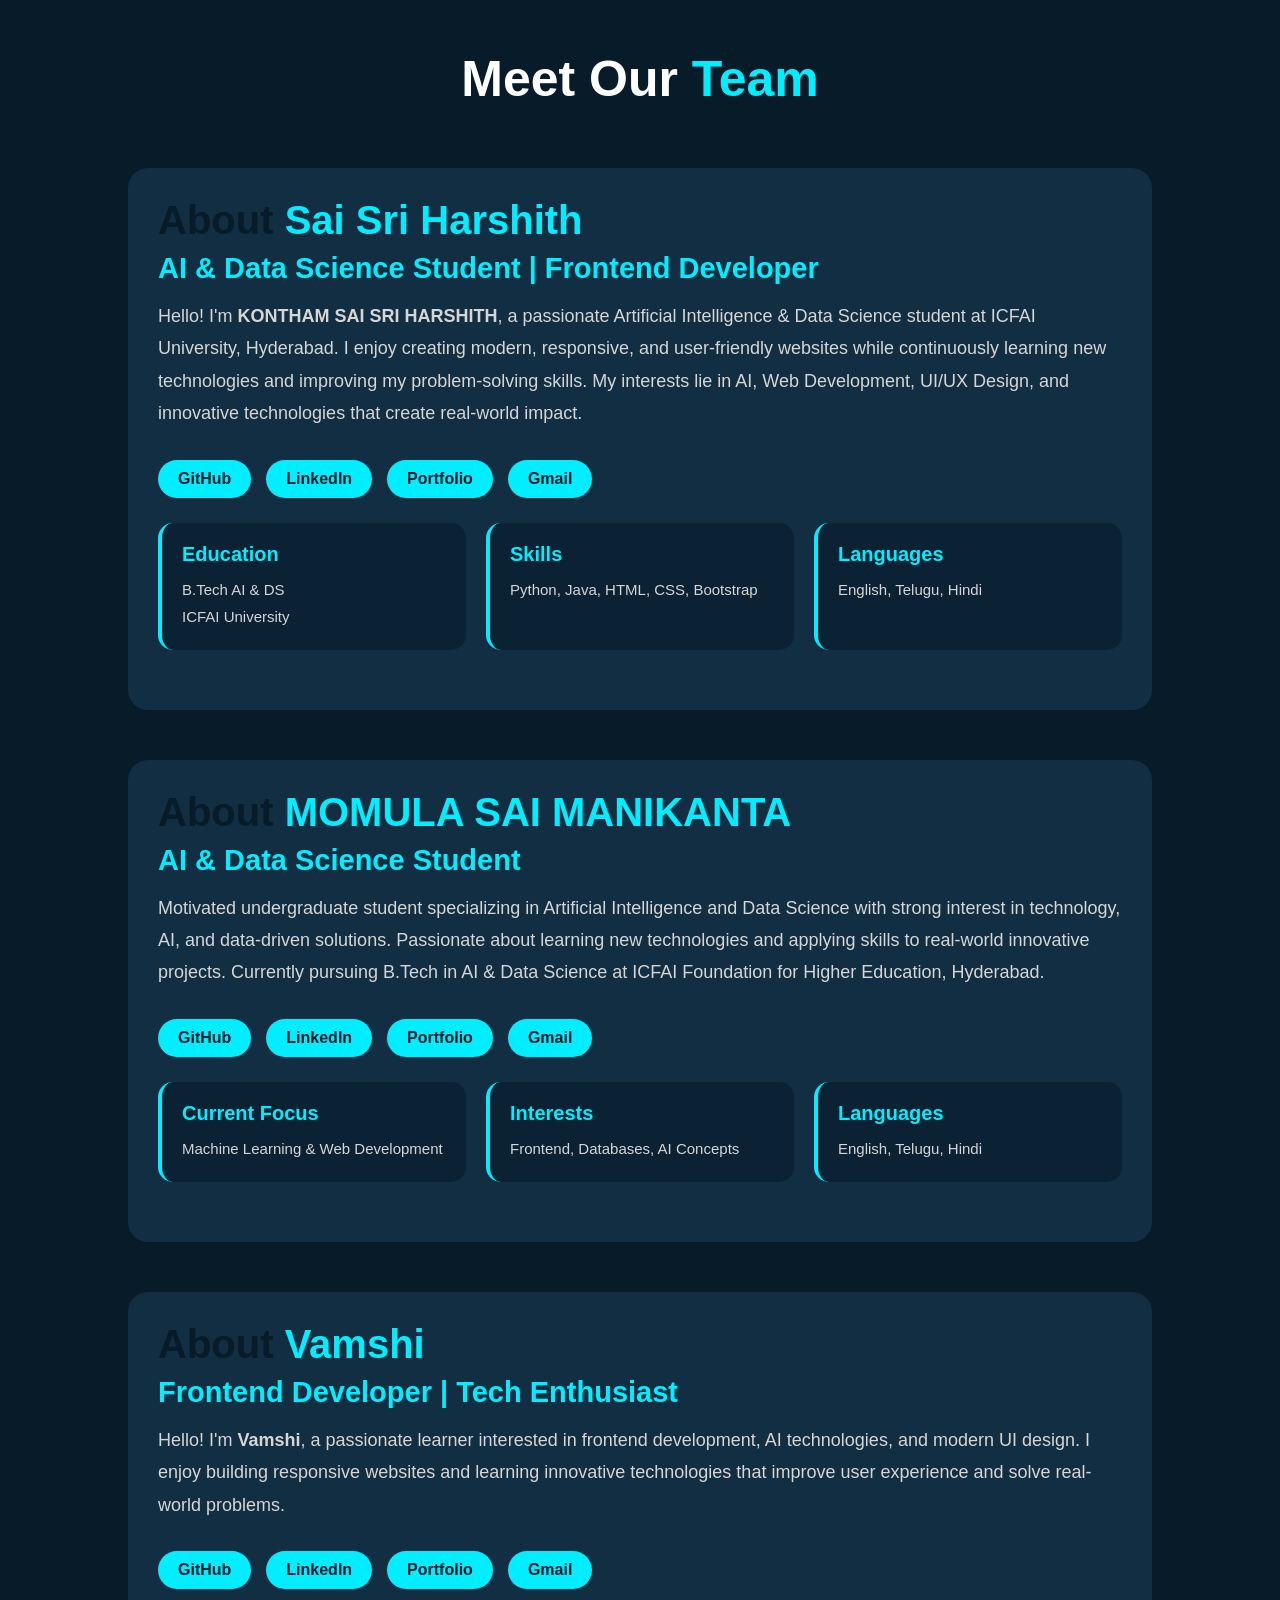
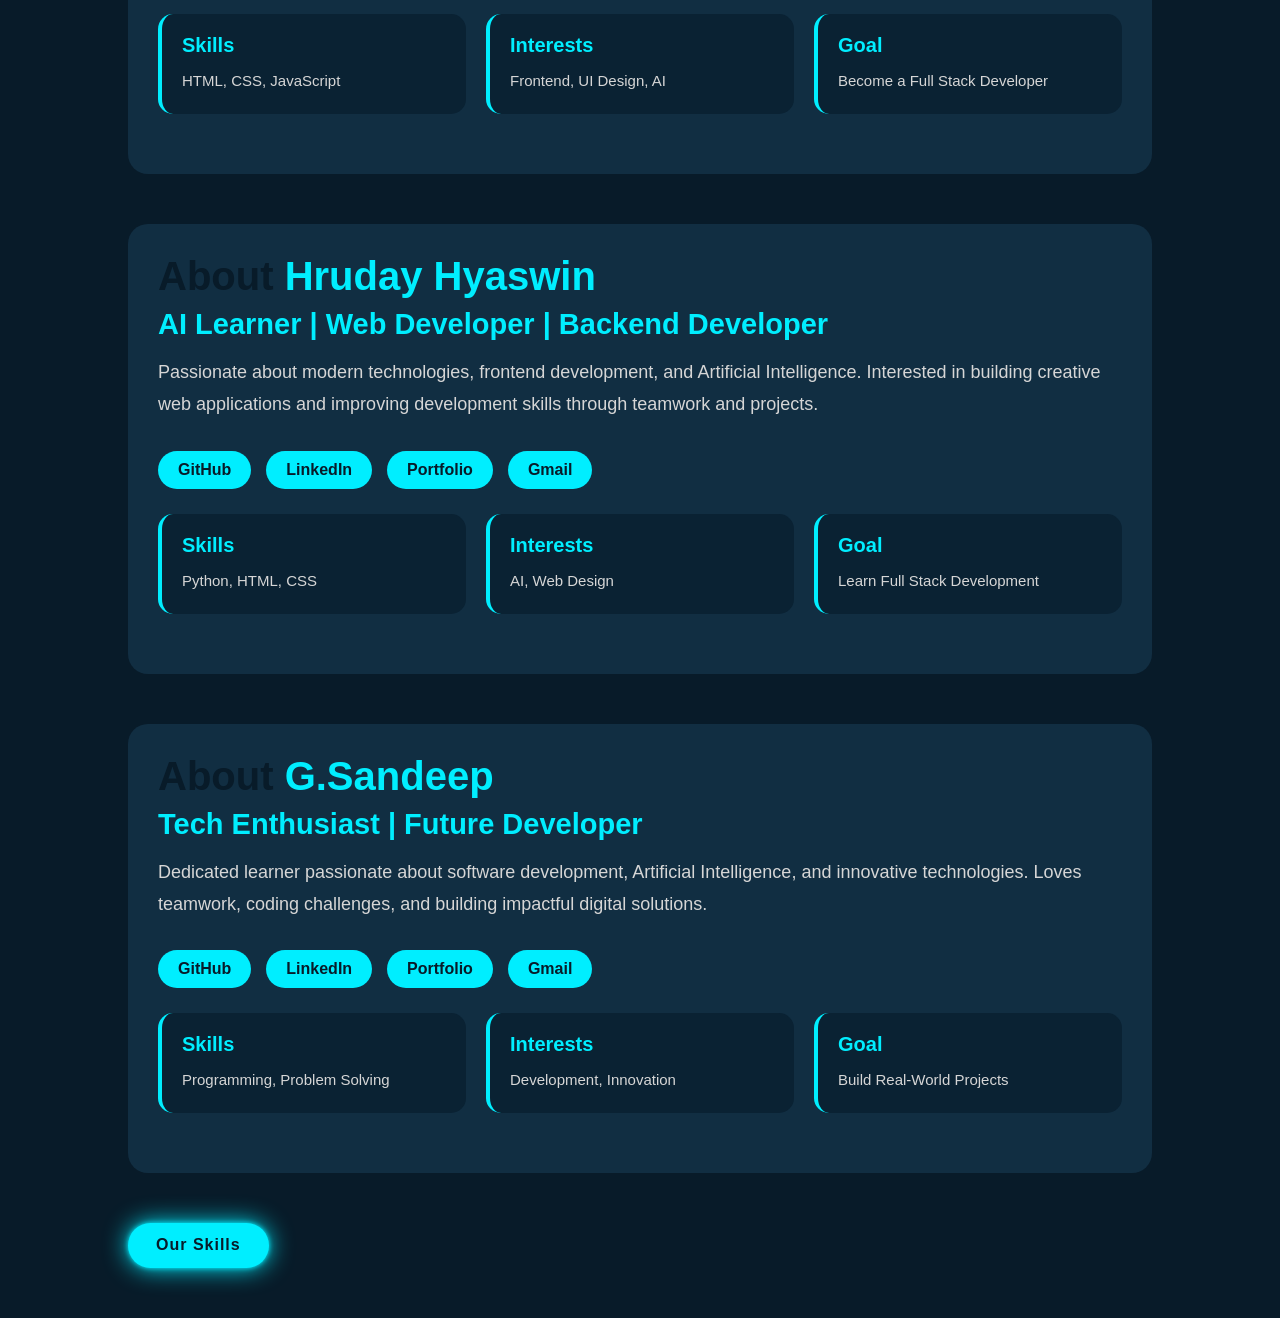
<file: templates/about.html>
<!DOCTYPE html>
<html lang="en">
<head>
    <meta charset="UTF-8">
    <meta name="viewport" content="width=device-width, initial-scale=1.0">
    <title>Our Team</title>

    <link rel="stylesheet" href="stylesheet.css">

    <style>

        body{
            background:#081b29;
            color:white;
            font-family:Arial, Helvetica, sans-serif;
        }

        .team-container{
            padding:50px 10%;
        }

        .heading{
            text-align:center;
            font-size:50px;
            margin-bottom:60px;
        }

        .heading span{
            color:#0ef;
        }

        .about{
            display:flex;
            flex-wrap:wrap;
            gap:40px;
            align-items:center;
            background:#112e42;
            padding:30px;
            border-radius:20px;
            margin-bottom:50px;
            transition:0.3s;
        }

        .about:hover{
            transform:translateY(-5px);
            box-shadow:0 0 20px #0ef;
        }

        .about-img img{
            width:250px;
            height:250px;
            object-fit:cover;
            border-radius:20px;
            border:4px solid #0ef;
        }

        .about-content{
            flex:1;
        }

        .about-content h2{
            font-size:40px;
            margin-bottom:10px;
        }

        .about-content h2 span{
            color:#0ef;
        }

        .about-content h4{
            color:#0ef;
            margin-bottom:15px;
        }

        .about-content p{
            line-height:1.8;
            color:#d6d6d6;
        }

        .social-links{
            margin-top:20px;
            display:flex;
            gap:15px;
            flex-wrap:wrap;
        }

        .social-links a{
            text-decoration:none;
            padding:10px 20px;
            border-radius:30px;
            background:#0ef;
            color:#081b29;
            font-weight:bold;
            transition:0.3s;
        }

        .social-links a:hover{
            box-shadow:0 0 15px #0ef;
            transform:translateY(-3px);
        }

        .about-info{
            display:grid;
            grid-template-columns:repeat(auto-fit,minmax(200px,1fr));
            gap:20px;
            margin-top:25px;
        }

        .info-box{
            background:#0a2233;
            padding:20px;
            border-radius:15px;
        }

        .info-box h5{
            color:#0ef;
            margin-bottom:10px;
        }

    </style>

</head>

<body>

<div class="team-container">

    <h1 class="heading">
        Meet Our <span>Team</span>
    </h1>

    <!-- MEMBER 1 -->

    <section class="about">

        <!-- <div class="about-img">
            <img src="https://media.licdn.com/dms/image/v2/D4D03AQFXeVvyC7tt0g/profile-displayphoto-crop_800_800/B4DZrQmya2IAAI-/0/1764436422904?e=1781136000&v=beta&t=477qju6nKqURJdQWneIxbQoy7bV3Ylf8SMtGtIjzBr8" alt="Harshith">
        </div> -->

        <div class="about-content">

            <h2>About <span>Sai Sri Harshith</span></h2>

            <h4>AI & Data Science Student | Frontend Developer</h4>

            <p>
                Hello! I'm <b>KONTHAM SAI SRI HARSHITH</b>, a passionate
                Artificial Intelligence & Data Science student at ICFAI University,
                Hyderabad.

                I enjoy creating modern, responsive, and user-friendly websites
                while continuously learning new technologies and improving my
                problem-solving skills.

                My interests lie in AI, Web Development, UI/UX Design, and
                innovative technologies that create real-world impact.
            </p>

            <div class="social-links">

                <a href="https://github.com/saisriharshith" target="_blank">
                    GitHub
                </a>

                <a href="https://linkedin.com/in/kontham-saisriharshith-286822322" target="_blank">
                    LinkedIn
                </a>

                <a href="https://saisriharshith-portfolio.netlify.app" target="_blank">
                    Portfolio
                </a>

                <a href="mailto:konthamsaisriharshith99@gmail.com">
                    Gmail
                </a>

            </div>

            <div class="about-info">

                <div class="info-box">
                    <h5>Education</h5>
                    <p>B.Tech AI & DS <br> ICFAI University</p>
                </div>

                <div class="info-box">
                    <h5>Skills</h5>
                    <p>Python, Java, HTML, CSS, Bootstrap</p>
                </div>

                <div class="info-box">
                    <h5>Languages</h5>
                    <p>English, Telugu, Hindi</p>
                </div>

            </div>

        </div>

    </section>

    <!-- MEMBER 2 -->

    <section class="about">

        <!-- <div class="about-img">
            <img src="YOUR_IMAGE_LINK" alt="Manikantha">
        </div> -->

        <div class="about-content">

            <h2>About <span>MOMULA SAI MANIKANTA</span></h2>

            <h4>AI & Data Science Student</h4>

            <p>
                Motivated undergraduate student specializing in Artificial
                Intelligence and Data Science with strong interest in
                technology, AI, and data-driven solutions.

                Passionate about learning new technologies and applying
                skills to real-world innovative projects.

                Currently pursuing B.Tech in AI & Data Science at
                ICFAI Foundation for Higher Education, Hyderabad.
            </p>

            <div class="social-links">

                <a href="https://github.com/momulasaimanikanta6-glitch" >
                    GitHub
                </a>

                <a href="https://www.linkedin.com/in/momula-saimanikanta-163290235?utm_source=share_via&utm_content=profile&utm_medium=member_android" target="_blank">
                    LinkedIn
                </a>

                <a href="https://funny-marshmallow-357ab3.netlify.app" target="_blank">
                    Portfolio
                </a>

                <a href="mailto:momulasaimanikanta6@gmail.com">
                    Gmail
                </a>

            </div>

            <div class="about-info">

                <div class="info-box">
                    <h5>Current Focus</h5>
                    <p>Machine Learning & Web Development</p>
                </div>

                <div class="info-box">
                    <h5>Interests</h5>
                    <p>Frontend, Databases, AI Concepts</p>
                </div>

                <div class="info-box">
                    <h5>Languages</h5>
                    <p>English, Telugu, Hindi</p>
                </div>

            </div>

        </div>

    </section>

    <!-- MEMBER 3 -->

    <section class="about">

        <!-- <div class="about-img">
            <img src="YOUR_IMAGE_LINK" alt="Vamshi">
        </div> -->

        <div class="about-content">

            <h2>About <span>Vamshi</span></h2>

            <h4>Frontend Developer | Tech Enthusiast</h4>

            <p>
                Hello! I'm <b>Vamshi</b>, a passionate learner interested
                in frontend development, AI technologies, and modern UI design.

                I enjoy building responsive websites and learning
                innovative technologies that improve user experience
                and solve real-world problems.
            </p>

            <div class="social-links">

                <a href="https://github.com/tulasivamshi">GitHub</a>

                <a href="https://www.linkedin.com/in/tulasi-vamshi71b252411?utm_source=share_via&utm_content=profile&utm_medium=member_android">LinkedIn</a>

                <a href="https://stately-torrone-959a1c.netlify.app">Portfolio</a>

                <a href="mailto:vamshitulasi2@gmail.com
">Gmail</a>

            </div>

            <div class="about-info">

                <div class="info-box">
                    <h5>Skills</h5>
                    <p>HTML, CSS, JavaScript</p>
                </div>

                <div class="info-box">
                    <h5>Interests</h5>
                    <p>Frontend, UI Design, AI</p>
                </div>

                <div class="info-box">
                    <h5>Goal</h5>
                    <p>Become a Full Stack Developer</p>
                </div>

            </div>

        </div>

    </section>

    <!-- MEMBER 4 -->

    <section class="about">

        <!-- <div class="about-img">
            <img src="YOUR_IMAGE_LINK" alt="Member 4">
        </div> -->

        <div class="about-content">

            <h2>About <span>Hruday Hyaswin</span></h2>

            <h4>AI Learner | Web Developer | Backend Developer</h4>

            <p>
                Passionate about modern technologies, frontend development,
                and Artificial Intelligence.

                Interested in building creative web applications and
                improving development skills through teamwork and projects.
            </p>

            <div class="social-links">

                <a href="https://github.com/hrudayhyaswin-ux">GitHub</a>

                <a href="https://www.linkedin.com/in/ksv-hruday-hyaswin-86a04a349?utm_source=share_via&utm_content=profile&utm_medium=member_ios">LinkedIn</a>

                <a href="https://dapper-snickerdoodle-6694e5.netlify.app">Portfolio</a>

                <a href="mailto:hrudayhyaswin@gmail.com">Gmail</a>

            </div>

            <div class="about-info">

                <div class="info-box">
                    <h5>Skills</h5>
                    <p>Python, HTML, CSS</p>
                </div>

                <div class="info-box">
                    <h5>Interests</h5>
                    <p>AI, Web Design</p>
                </div>

                <div class="info-box">
                    <h5>Goal</h5>
                    <p>Learn Full Stack Development</p>
                </div>

            </div>

        </div>

    </section>

    <!-- MEMBER 5 -->

    <section class="about">

       

        <div class="about-content">

            <h2>About <span>G.Sandeep</span></h2>

            <h4>Tech Enthusiast | Future Developer</h4>

            <p>
                Dedicated learner passionate about software development,
                Artificial Intelligence, and innovative technologies.

                Loves teamwork, coding challenges, and building
                impactful digital solutions.
            </p>

            <div class="social-links">

                <a href="https://github.com/Sandxx999">GitHub</a>

                <a href="https://www.linkedin.com/in/sandeep-gadde-999770abc?utm_source=share_via&utm_content=profile&utm_medium=member_android">LinkedIn</a>

                <a href="https://inspiring-bubblegum-d2bc32.netlify.app/">Portfolio</a>

                <a href="mailto:sandeepgadde11@gmail.com">Gmail</a>

            </div>

            <div class="about-info">

                <div class="info-box">
                    <h5>Skills</h5>
                    <p>Programming, Problem Solving</p>
                </div>

                <div class="info-box">
                    <h5>Interests</h5>
                    <p>Development, Innovation</p>
                </div>

                <div class="info-box">
                    <h5>Goal</h5>
                    <p>Build Real-World Projects</p>
                </div>

            </div>

        </div>

    </section>
    <a href="skills.html" class="btn-box">
        Our Skills
    </a>

</div>

</body>
</html>
</file>
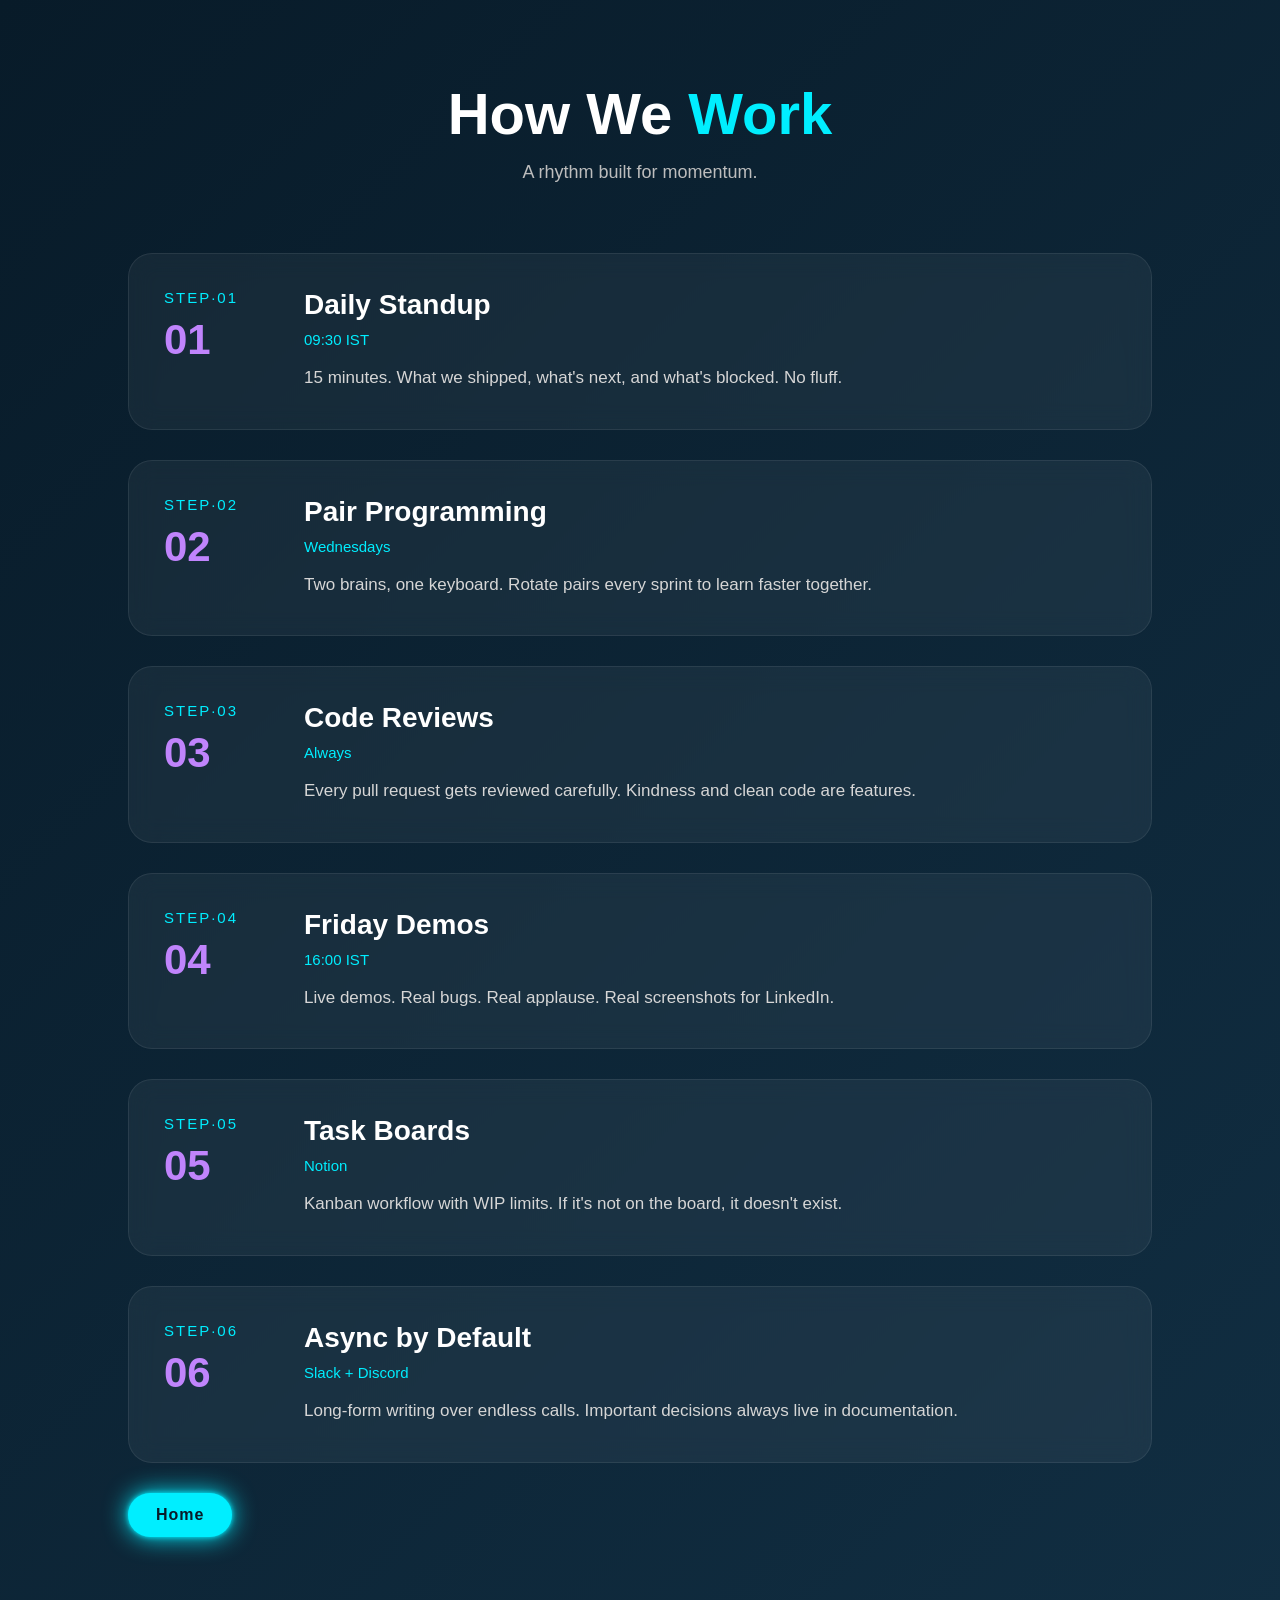
<file: templates/contact.html>
<!DOCTYPE html>
<html lang="en">

<head>
    <meta charset="UTF-8">
    <meta name="viewport" content="width=device-width, initial-scale=1.0">
    <title>Team Workflow</title>
<link rel="stylesheet" href="stylesheet.css">
    <style>
        * {
            margin: 0;
            padding: 0;
            box-sizing: border-box;
            font-family: 'Poppins', sans-serif;
        }

        body {
            background: linear-gradient(135deg, #081b29, #112e42);
            color: white;
            min-height: 100vh;
            padding: 80px 10%;
        }

        .workflow-section {
            width: 100%;
        }

        .section-title {
            text-align: center;
            font-size: 58px;
            margin-bottom: 15px;
            font-weight: 700;
        }

        .section-title span {
            color: #0ef;
        }

        .section-subtitle {
            text-align: center;
            color: #bdbdbd;
            font-size: 18px;
            margin-bottom: 70px;
        }

        .workflow-container {
            display: grid;
            gap: 30px;
        }

        .workflow-card {
            display: flex;
            gap: 30px;
            align-items: flex-start;
            padding: 35px;
            border-radius: 24px;
            background: rgba(255, 255, 255, 0.05);
            backdrop-filter: blur(12px);
            border: 1px solid rgba(255, 255, 255, 0.08);
            transition: 0.4s ease;
        }

        .workflow-card:hover {
            transform: translateY(-8px);
            box-shadow: 0 0 25px rgba(0, 238, 255, 0.2);
        }

        .step-box {
            min-width: 110px;
        }

        .step-text {
            color: #0ef;
            font-size: 15px;
            letter-spacing: 2px;
            margin-bottom: 10px;
            text-transform: uppercase;
        }

        .step-number {
            font-size: 42px;
            font-weight: 700;
            color: #c084fc;
        }

        .workflow-content h2 {
            font-size: 28px;
            margin-bottom: 10px;
        }

        .workflow-time {
            color: #0ef;
            font-size: 15px;
            margin-bottom: 15px;
            display: inline-block;
        }

        .workflow-content p {
            color: #d6d6d6;
            line-height: 1.8;
            font-size: 17px;
        }

        @media(max-width:768px) {

            body {
                padding: 60px 6%;
            }

            .section-title {
                font-size: 40px;
            }

            .workflow-card {
                flex-direction: column;
                gap: 20px;
                padding: 25px;
            }

            .step-box {
                min-width: auto;
            }

            .workflow-content h2 {
                font-size: 23px;
            }

            .workflow-content p {
                font-size: 15px;
            }
        }
    </style>
</head>

<body>

    <section class="workflow-section">

        <h1 class="section-title">
            How We <span>Work</span>
        </h1>

        <p class="section-subtitle">
            A rhythm built for momentum.
        </p>

        <div class="workflow-container">

            <!-- STEP 01 -->
            <div class="workflow-card">

                <div class="step-box">
                    <div class="step-text">step·01</div>
                    <div class="step-number">01</div>
                </div>

                <div class="workflow-content">
                    <h2>Daily Standup</h2>
                    <span class="workflow-time">09:30 IST</span>

                    <p>
                        15 minutes. What we shipped, what's next,
                        and what's blocked. No fluff.
                    </p>
                </div>

            </div>

            <!-- STEP 02 -->
            <div class="workflow-card">

                <div class="step-box">
                    <div class="step-text">step·02</div>
                    <div class="step-number">02</div>
                </div>

                <div class="workflow-content">
                    <h2>Pair Programming</h2>
                    <span class="workflow-time">Wednesdays</span>

                    <p>
                        Two brains, one keyboard.
                        Rotate pairs every sprint to learn faster together.
                    </p>
                </div>

            </div>

            <!-- STEP 03 -->
            <div class="workflow-card">

                <div class="step-box">
                    <div class="step-text">step·03</div>
                    <div class="step-number">03</div>
                </div>

                <div class="workflow-content">
                    <h2>Code Reviews</h2>
                    <span class="workflow-time">Always</span>

                    <p>
                        Every pull request gets reviewed carefully.
                        Kindness and clean code are features.
                    </p>
                </div>

            </div>

            <!-- STEP 04 -->
            <div class="workflow-card">

                <div class="step-box">
                    <div class="step-text">step·04</div>
                    <div class="step-number">04</div>
                </div>

                <div class="workflow-content">
                    <h2>Friday Demos</h2>
                    <span class="workflow-time">16:00 IST</span>

                    <p>
                        Live demos. Real bugs. Real applause.
                        Real screenshots for LinkedIn.
                    </p>
                </div>

            </div>

            <!-- STEP 05 -->
            <div class="workflow-card">

                <div class="step-box">
                    <div class="step-text">step·05</div>
                    <div class="step-number">05</div>
                </div>

                <div class="workflow-content">
                    <h2>Task Boards</h2>
                    <span class="workflow-time">Notion</span>

                    <p>
                        Kanban workflow with WIP limits.
                        If it's not on the board, it doesn't exist.
                    </p>
                </div>

            </div>

            <!-- STEP 06 -->
            <div class="workflow-card">

                <div class="step-box">
                    <div class="step-text">step·06</div>
                    <div class="step-number">06</div>
                </div>

                <div class="workflow-content">
                    <h2>Async by Default</h2>
                    <span class="workflow-time">Slack + Discord</span>

                    <p>
                        Long-form writing over endless calls.
                        Important decisions always live in documentation.
                    </p>
                </div>

            </div>
<a href="index.html" class="btn-box">
        Home
    </a>
        </div>

    </section>

</body>

</html>
</file>
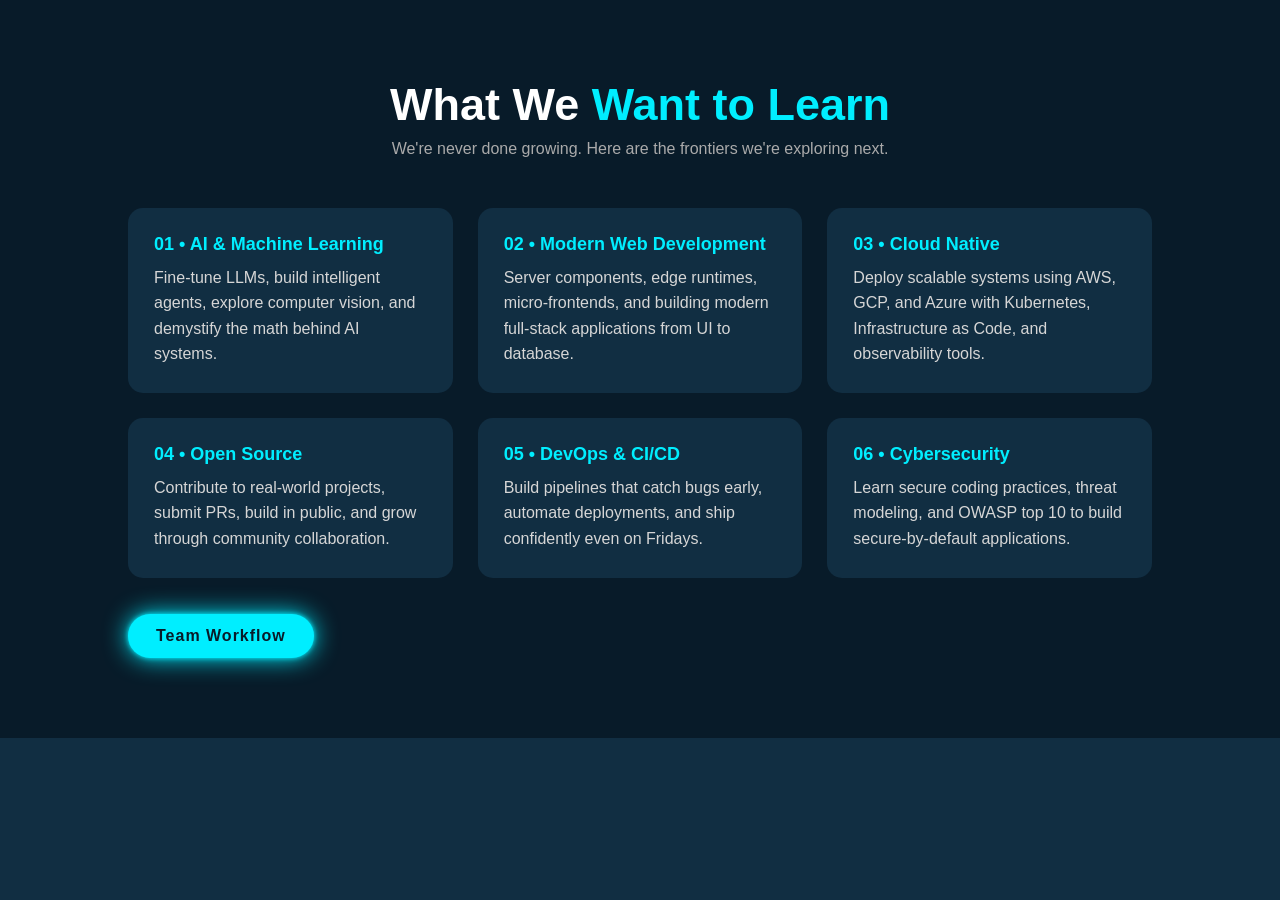
<file: templates/project.html>
<!DOCTYPE html>
<html lang="en">

<head>
    <meta charset="UTF-8">
    <meta name="viewport" content="width=device-width, initial-scale=1.0">
    <title>What We Want to Learn</title>

    <link rel="stylesheet" href="stylesheet.css">

    <!-- Boxicons -->
    <link href='https://unpkg.com/boxicons@2.1.4/css/boxicons.min.css' rel='stylesheet'>


</head>

<body>

<section class="projects" id="learn">

    <div class="main-text">
        <h2>What We <span>Want to Learn</span></h2>
        <p class="subtitle">
            We're never done growing. Here are the frontiers we're exploring next.
        </p>
    </div>

    <div class="portfolio-content">

        <!-- 1 -->
        <div class="row">
            <div class="layer">
                <h5>01 • AI & Machine Learning</h5>
                <p>
                    Fine-tune LLMs, build intelligent agents, explore computer vision,
                    and demystify the math behind AI systems.
                </p>
            </div>
        </div>

        <!-- 2 -->
        <div class="row">
            <div class="layer">
                <h5>02 • Modern Web Development</h5>
                <p>
                    Server components, edge runtimes, micro-frontends, and building
                    modern full-stack applications from UI to database.
                </p>
            </div>
        </div>

        <!-- 3 -->
        <div class="row">
            <div class="layer">
                <h5>03 • Cloud Native</h5>
                <p>
                    Deploy scalable systems using AWS, GCP, and Azure with Kubernetes,
                    Infrastructure as Code, and observability tools.
                </p>
            </div>
        </div>

        <!-- 4 -->
        <div class="row">
            <div class="layer">
                <h5>04 • Open Source</h5>
                <p>
                    Contribute to real-world projects, submit PRs, build in public,
                    and grow through community collaboration.
                </p>
            </div>
        </div>

        <!-- 5 -->
        <div class="row">
            <div class="layer">
                <h5>05 • DevOps & CI/CD</h5>
                <p>
                    Build pipelines that catch bugs early, automate deployments,
                    and ship confidently even on Fridays.
                </p>
            </div>
        </div>

        <!-- 6 -->
        <div class="row">
            <div class="layer">
                <h5>06 • Cybersecurity</h5>
                <p>
                    Learn secure coding practices, threat modeling, and OWASP top 10
                    to build secure-by-default applications.
                </p>
            </div>
        </div>

    </div>
    <a href="contact.html" class="btn-box">
        Team Workflow
    </a>

</section>

</body>
</html>
</file>
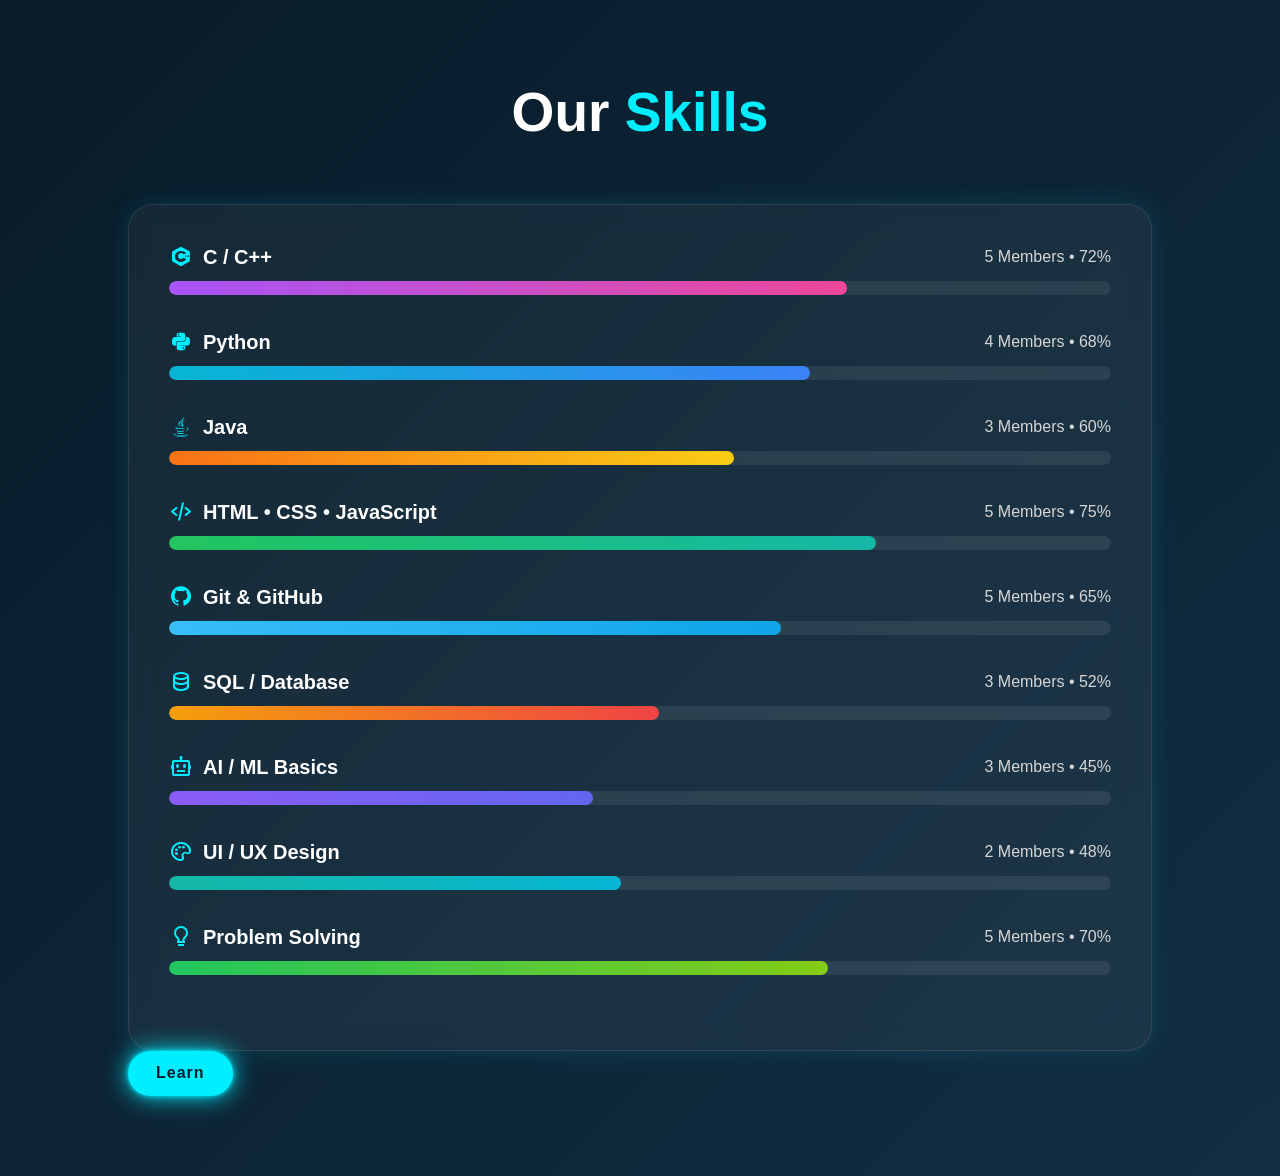
<file: templates/skills.html>
<!DOCTYPE html>
<html lang="en">

<head>
    <meta charset="UTF-8">
    <meta name="viewport" content="width=device-width, initial-scale=1.0">

    <title>Team Skills</title>

    <!-- BOX ICONS -->
    <link href='https://unpkg.com/boxicons@2.1.4/css/boxicons.min.css' rel='stylesheet'>
    <link rel="stylesheet" href="stylesheet.css">

    <style>
        * {
            margin: 0;
            padding: 0;
            box-sizing: border-box;
            font-family: 'Poppins', sans-serif;
        }

        body {
            background: linear-gradient(135deg, #081b29, #112e42);
            color: white;
            min-height: 100vh;
            padding: 80px 10%;
        }

        .skills-section {
            width: 100%;
        }

        .section-title {
            text-align: center;
            font-size: 55px;
            margin-bottom: 60px;
            font-weight: 700;
        }

        .section-title span {
            color: #0ef;
        }

        .skills-container {
            background: rgba(255, 255, 255, 0.05);
            padding: 40px;
            border-radius: 25px;
            backdrop-filter: blur(12px);
            border: 1px solid rgba(255, 255, 255, 0.1);
            box-shadow: 0 0 25px rgba(0, 238, 255, 0.12);
        }

        .skill-box {
            margin-bottom: 35px;
        }

        .skill-info {
            display: flex;
            justify-content: space-between;
            align-items: center;
            margin-bottom: 12px;
            flex-wrap: wrap;
            gap: 10px;
        }

        .skill-name {
            display: flex;
            align-items: center;
            gap: 10px;
            font-size: 20px;
            font-weight: 600;
        }

        .skill-name i {
            font-size: 24px;
            color: #0ef;
        }

        .skill-percent {
            font-size: 16px;
            color: #d6d6d6;
        }

        .skill-bar {
            width: 100%;
            height: 14px;
            background: rgba(255, 255, 255, 0.08);
            border-radius: 50px;
            overflow: hidden;
            position: relative;
        }

        .skill-progress {
            height: 100%;
            border-radius: 50px;
            position: relative;
            animation: load 2s ease;
        }

        .cpp {
            width: 72%;
            background: linear-gradient(to right, #a855f7, #ec4899);
        }

        .python {
            width: 68%;
            background: linear-gradient(to right, #06b6d4, #3b82f6);
        }

        .java {
            width: 60%;
            background: linear-gradient(to right, #f97316, #facc15);
        }

        .web {
            width: 75%;
            background: linear-gradient(to right, #22c55e, #14b8a6);
        }

        .dsa {
            width: 58%;
            background: linear-gradient(to right, #fb7185, #c084fc);
        }

        .git {
            width: 65%;
            background: linear-gradient(to right, #38bdf8, #0ea5e9);
        }

        .sql {
            width: 52%;
            background: linear-gradient(to right, #f59e0b, #ef4444);
        }

        .aiml {
            width: 45%;
            background: linear-gradient(to right, #8b5cf6, #6366f1);
        }

        .uiux {
            width: 48%;
            background: linear-gradient(to right, #14b8a6, #06b6d4);
        }

        .problem {
            width: 70%;
            background: linear-gradient(to right, #22c55e, #84cc16);
        }

        @keyframes load {
            from {
                width: 0;
            }
        }

        @media(max-width:768px) {

            body {
                padding: 60px 6%;
            }

            .section-title {
                font-size: 40px;
            }

            .skills-container {
                padding: 25px;
            }

            .skill-name {
                font-size: 17px;
            }

            .skill-percent {
                font-size: 14px;
            }
        }
    </style>
</head>

<body>

    <section class="skills-section">

        <h1 class="section-title">Our <span>Skills</span></h1>

        <div class="skills-container">

            <!-- C++ -->
            <div class="skill-box">
                <div class="skill-info">
                    <div class="skill-name">
                        <i class='bx bxl-c-plus-plus'></i>
                        C / C++
                    </div>
                    <div class="skill-percent">5 Members • 72%</div>
                </div>

                <div class="skill-bar">
                    <div class="skill-progress cpp"></div>
                </div>
            </div>

            <!-- Python -->
            <div class="skill-box">
                <div class="skill-info">
                    <div class="skill-name">
                        <i class='bx bxl-python'></i>
                        Python
                    </div>
                    <div class="skill-percent">4 Members • 68%</div>
                </div>

                <div class="skill-bar">
                    <div class="skill-progress python"></div>
                </div>
            </div>

            <!-- Java -->
            <div class="skill-box">
                <div class="skill-info">
                    <div class="skill-name">
                        <i class='bx bxl-java'></i>
                        Java
                    </div>
                    <div class="skill-percent">3 Members • 60%</div>
                </div>

                <div class="skill-bar">
                    <div class="skill-progress java"></div>
                </div>
            </div>

            <!-- Web Dev -->
            <div class="skill-box">
                <div class="skill-info">
                    <div class="skill-name">
                        <i class='bx bx-code-alt'></i>
                        HTML • CSS • JavaScript
                    </div>
                    <div class="skill-percent">5 Members • 75%</div>
                </div>

                <div class="skill-bar">
                    <div class="skill-progress web"></div>
                </div>
            </div>

            

            <!-- Git -->
            <div class="skill-box">
                <div class="skill-info">
                    <div class="skill-name">
                        <i class='bx bxl-github'></i>
                        Git & GitHub
                    </div>
                    <div class="skill-percent">5 Members • 65%</div>
                </div>

                <div class="skill-bar">
                    <div class="skill-progress git"></div>
                </div>
            </div>

            <!-- SQL -->
            <div class="skill-box">
                <div class="skill-info">
                    <div class="skill-name">
                        <i class='bx bx-data'></i>
                        SQL / Database
                    </div>
                    <div class="skill-percent">3 Members • 52%</div>
                </div>

                <div class="skill-bar">
                    <div class="skill-progress sql"></div>
                </div>
            </div>

            <!-- AI ML -->
            <div class="skill-box">
                <div class="skill-info">
                    <div class="skill-name">
                        <i class='bx bx-bot'></i>
                        AI / ML Basics
                    </div>
                    <div class="skill-percent">3 Members • 45%</div>
                </div>

                <div class="skill-bar">
                    <div class="skill-progress aiml"></div>
                </div>
            </div>

            <!-- UI UX -->
            <div class="skill-box">
                <div class="skill-info">
                    <div class="skill-name">
                        <i class='bx bx-palette'></i>
                        UI / UX Design
                    </div>
                    <div class="skill-percent">2 Members • 48%</div>
                </div>

                <div class="skill-bar">
                    <div class="skill-progress uiux"></div>
                </div>
            </div>

            <!-- Problem Solving -->
            <div class="skill-box">
                <div class="skill-info">
                    <div class="skill-name">
                        <i class='bx bx-bulb'></i>
                        Problem Solving
                    </div>
                    <div class="skill-percent">5 Members • 70%</div>
                </div>

                <div class="skill-bar">
                    <div class="skill-progress problem"></div>
                </div>
            </div>

        </div>
<a href="project.html" class="btn-box">
        Learn
    </a>
    </section>

</body>

</html>
</file>
<file: templates/stylesheet.css>
* {
    margin: 0;
    padding: 0;
    box-sizing: border-box;
    font-family: 'Poppins', sans-serif;
}

html {
    scroll-behavior: smooth;
}

body {
    min-height: 100vh;
    overflow-x: hidden;
    background: #112e42;
    color: #ffffff;
}

img {
    max-width: 100%;
    height: auto;
}

.header {
    position: fixed;
    top: 0;
    left: 0;
    z-index: 100;
    width: 100%;
    padding: 20px 10%;
    background: rgba(8, 27, 41, 0.72);
    backdrop-filter: blur(12px);
    display: flex;
    justify-content: space-between;
    align-items: center;
    gap: 24px;
}

.logo {
    position: relative;
    flex-shrink: 0;
    font-size: clamp(22px, 3vw, 25px);
    color: #fffdfd;
    text-decoration: none;
    font-weight: 600;
    cursor: default;
    opacity: 0;
    animation: slideRight 1s ease forwards;
}

.navbar {
    display: flex;
    align-items: center;
    justify-content: flex-end;
    gap: clamp(12px, 3vw, 35px);
    flex-wrap: wrap;
}

.navbar a {
    display: inline-block;
    font-size: clamp(15px, 2vw, 25px);
    color: #fffbfb;
    text-decoration: none;
    font-weight: 500;
    transition: .3s;
    opacity: 0;
    animation: slideTop .5s ease forwards;
    animation-delay: calc(.2s * var(--i));
}

.navbar a:hover,
.navbar a.active {
    color: #0ef;
}

.home {
    position: relative;
    width: 100%;
    min-height: 100vh;
    background: linear-gradient(rgba(8, 27, 41, 0.35), rgba(8, 27, 41, 0.72)),
        url(Purple\ Illustrated\ Mountain\ Desktop\ Wallpaper.png) no-repeat;
    background-size: cover;
    background-position: center;
    display: flex;
    align-items: center;
    padding: 110px 10% 60px;
}

.home-content {
    width: min(100%, 680px);
}

.home-content h3 {
    font-size: clamp(22px, 4vw, 32px);
    font-weight: 700;
    opacity: 0;
    animation: slideBottom 1s ease forwards;
    animation-delay: .7s;
}

.home-content h3:nth-of-type(2) {
    margin-bottom: 30px;
    animation: slideTop 1s ease forwards;
    animation-delay: .7s;
}

.home-content h3 span {
    color: #0ef;
}

.home-content h1 {
    max-width: 100%;
    font-size: clamp(34px, 7vw, 56px);
    font-weight: 700;
    line-height: 1.15;
    margin: 4px 0;
    word-break: break-word;
    opacity: 0;
    animation: slideRight 1s ease forwards;
    animation-delay: 1s;
}

.home-content p {
    max-width: 64ch;
    font-size: clamp(16px, 2.4vw, 20px);
    line-height: 1.7;
    opacity: 0;
    animation: slideLeft 1s ease forwards;
    animation-delay: 1s;
}

.home-sci {
    display: flex;
    flex-wrap: wrap;
    gap: 15px;
    margin: 30px 0;
}

.home-sci a {
    display: inline-flex;
    justify-content: center;
    align-items: center;
    width: 40px;
    height: 40px;
    background: transparent;
    border: 2px solid #0ef;
    border-radius: 50%;
    font-size: 20px;
    color: rgb(255, 255, 255);
    text-decoration: none;
    transition: .5s ease;
    opacity: 0;
    animation: slideLeft 1s ease forwards;
    animation-delay: calc(.2s * var(--i));
}

.home-sci a:hover {
    background: #0ef;
    color: #081b29;
    box-shadow: 0 0 20px #0ef;
}

.btn-box {
    display: inline-block;
    width: fit-content;
    max-width: 100%;
    padding: 12px 28px;
    background: #0ef;
    border: 0;
    border-radius: 40px;
    font-size: 16px;
    color: #081b29;
    letter-spacing: 1px;
    text-decoration: none;
    font-weight: 600;
    line-height: 1.3;
    opacity: 0;
    animation: slideTop 1s ease forwards;
    animation-delay: 2s;
    box-shadow: 0 0 5px #0ef,
        0 0 25px #0ef;
}

.btn-box:hover {
    box-shadow: 0 0 5px cyan,
        0 0 25px cyan, 0 0 50px cyan,
        0 0 100px cyan, 0 0 200px cyan;
}

@keyframes slideRight {
    0% {
        transform: translateX(-100px);
        opacity: 0;
    }

    100% {
        transform: translateX(0px);
        opacity: 1;
    }
}

@keyframes slideLeft {
    0% {
        transform: translateX(100px);
        opacity: 0;
    }

    100% {
        transform: translateX(0px);
        opacity: 1;
    }
}

@keyframes slideTop {
    0% {
        transform: translateY(100px);
        opacity: 0;
    }

    100% {
        transform: translateY(0px);
        opacity: 1;
    }
}

@keyframes slideBottom {
    0% {
        transform: translateY(-100px);
        opacity: 0;
    }

    100% {
        transform: translateY(0px);
        opacity: 1;
    }
}

/* ================= ABOUT SECTION ================= */

.about {
    display: grid;
    grid-template-columns: minmax(240px, 400px) minmax(0, 1fr);
    align-items: center;
    gap: clamp(2rem, 5vw, 4rem);
    padding: clamp(90px, 12vw, 120px) 10%;
    background: #fff;
}

.about-img {
    display: flex;
    justify-content: center;
}

.about-img img {
    width: min(100%, 400px);
    border-radius: 20px;
    box-shadow: 0 0 25px rgba(0, 238, 255, 0.4);
    opacity: 0;
    animation: slideRight 1s ease forwards;
}

.about-content h2,
.sub-title,
.main-text h2,
.contact-text h2 {
    font-size: clamp(40px, 7vw, 60px);
    line-height: 1.1;
}

.about-content h2 {
    margin-bottom: 20px;
    color: #081b29;
    opacity: 0;
    animation: slideTop 1s ease forwards;
}

.about-content h2 span,
.sub-title span,
.contact-text h2 span {
    color: #0ef;
}

.about-content h4 {
    font-size: clamp(22px, 3vw, 29px);
    font-weight: 600;
    color: #081b29;
    margin-bottom: 20px;
    opacity: 0;
    animation: slideLeft 1s ease forwards;
}

.about-content p {
    color: #333;
    font-size: clamp(16px, 2vw, 18px);
    line-height: 1.7;
    margin-bottom: 30px;
    opacity: 0;
    animation: slideBottom 1s ease forwards;
}

.about-info {
    display: grid;
    grid-template-columns: repeat(auto-fit, minmax(min(100%, 200px), 1fr));
    gap: 20px;
    margin-bottom: 30px;
}

.info-box {
    background: #f5f5f5;
    padding: 20px;
    border-radius: 15px;
    transition: .4s ease;
    border-left: 4px solid #0ef;
    opacity: 0;
    animation: slideTop 1s ease forwards;
}

.info-box:hover {
    transform: translateY(-8px);
    box-shadow: 0 0 15px rgba(0, 238, 255, 0.3);
}

.info-box h5 {
    font-size: 20px;
    margin-bottom: 10px;
    color: #081b29;
}

.info-box p {
    font-size: 15px;
    line-height: 1.6;
    margin-bottom: 0;
}

/* ================= SKILLS SECTION ================= */

.skills {
    padding: clamp(90px, 12vw, 120px) 10%;
    background: #f8f9fc;
}

.sub-title {
    text-align: center;
    padding-bottom: clamp(40px, 8vw, 70px);
    color: #081b29;
}

.container1 {
    width: 100%;
}

.skills-list {
    display: grid;
    grid-template-columns: repeat(auto-fit, minmax(min(100%, 250px), 1fr));
    gap: clamp(22px, 4vw, 40px);
}

.skills-list div {
    background: #fff;
    padding: clamp(24px, 4vw, 40px);
    font-size: 15px;
    border-radius: 20px;
    transition: transform 0.5s, box-shadow 0.5s;
    box-shadow: 0 0 20px rgba(0, 0, 0, 0.08);
    opacity: 0;
    animation: slideTop 1s ease forwards;
}

.skills-list div i {
    font-size: clamp(44px, 8vw, 55px);
    margin-bottom: 20px;
}

.skills-list div h2 {
    font-size: clamp(23px, 4vw, 28px);
    font-weight: 600;
    margin-bottom: 15px;
    color: #081b29;
}

.skills-list div p {
    color: #555;
    line-height: 1.7;
}

.skills-list div:hover {
    transform: translateY(-10px);
    box-shadow: 0 0 25px rgba(0, 238, 255, 0.4);
}

.skills .btn-box,
.projects .btn-box,
.project .btn-box {
    margin-top: 36px;
}

/* ================= PROJECT SECTION ================= */

.projects {
    padding: 80px 10%;
    background: #081b29;
    color: white;
}

.main-text {
    text-align: center;
    margin-bottom: 50px;
}

.main-text h2 {
    font-size: 45px;
}

.main-text span {
    color: #0ef;
}

.subtitle {
    color: #aaa;
    margin-top: 10px;
}

.portfolio-content {
    display: grid;
    grid-template-columns: repeat(auto-fit, minmax(280px, 1fr));
    gap: 25px;
}

.row {
    background: #112e42;
    padding: 25px;
    border-radius: 15px;
    transition: 0.3s;
    border: 1px solid transparent;
}

.row:hover {
    transform: translateY(-8px);
    border: 1px solid #0ef;
    box-shadow: 0 0 20px rgba(0, 238, 255, 0.3);
}

.layer h5 {
    color: #0ef;
    font-size: 18px;
    margin-bottom: 10px;
}

.layer p {
    color: #d6d6d6;
    line-height: 1.6;
}

/* ================= CONTACT SECTION ================= */

.contact {
    display: grid;
    grid-template-columns: repeat(auto-fit, minmax(min(100%, 350px), 1fr));
    gap: clamp(2rem, 5vw, 3rem);
    min-height: 100vh;
    padding: clamp(90px, 12vw, 120px) 10%;
    background: #081b29;
    color: #fff;
}

.contact-text h2 {
    margin-bottom: 20px;
}

.contact-text h4 {
    font-size: clamp(22px, 3vw, 26px);
    margin-bottom: 20px;
    font-weight: 600;
}

.contact-text p {
    color: #d6d6d6;
    line-height: 1.8;
    margin-bottom: 30px;
    font-size: clamp(16px, 2vw, 17px);
}

.contact-list {
    display: grid;
    grid-template-columns: repeat(auto-fit, minmax(min(100%, 250px), 1fr));
    gap: 20px;
    margin-bottom: 40px;
}

.contact-list li {
    list-style: none;
    min-width: 0;
    background: #112e42;
    padding: 18px 20px;
    border-radius: 15px;
    display: flex;
    align-items: center;
    gap: 12px;
    overflow-wrap: anywhere;
    transition: 0.4s ease;
}

.contact-list li:hover {
    transform: translateY(-5px);
    box-shadow: 0 0 15px rgba(0, 238, 255, 0.4);
}

.contact-list li i {
    flex-shrink: 0;
    color: #0ef;
    font-size: 24px;
}

.contact-icons {
    display: flex;
    gap: 15px;
    flex-wrap: wrap;
    margin-bottom: 30px;
}

.contact-icons a {
    display: inline-flex;
    justify-content: center;
    align-items: center;
    width: 45px;
    height: 45px;
    border: 2px solid #0ef;
    border-radius: 50%;
    color: #0ef;
    text-decoration: none;
    font-size: 22px;
    transition: 0.5s ease;
}

.contact-icons img {
    display: block;
    width: 20px;
    height: 20px;
    object-fit: contain;
}

.contact-icons a:hover {
    background: #0ef;
    color: #081b29;
    box-shadow: 0 0 20px #0ef;
}

.contact-form form {
    display: grid;
    gap: 20px;
}

.contact-form input,
.contact-form textarea {
    width: 100%;
    padding: 18px;
    border: none;
    outline: none;
    background: #cacaca;
    color: #081b29;
    border-radius: 12px;
    font-size: 16px;
}

.contact-form textarea {
    resize: vertical;
    min-height: 180px;
}

.contact-form .send {
    width: fit-content;
    max-width: 100%;
    padding: 14px 35px;
    background: #0ef;
    color: #081b29;
    border-radius: 40px;
    font-size: 16px;
    font-weight: 600;
    cursor: pointer;
    transition: 0.5s ease;
    box-shadow: 0 0 5px #0ef,
        0 0 25px #0ef;
}

.contact-form .send:hover {
    box-shadow: 0 0 5px cyan,
        0 0 25px cyan,
        0 0 50px cyan,
        0 0 100px cyan;
}

/* ================= RESPONSIVE ================= */

@media (max-width: 1024px) {
    .header {
        padding: 18px 6%;
    }

    .home,
    .about,
    .skills,
    .project,
    .projects,
    .contact {
        padding-left: 6%;
        padding-right: 6%;
    }
}

@media (max-width: 900px) {
    .header {
        position: sticky;
        flex-direction: column;
        align-items: flex-start;
        gap: 14px;
    }

    .navbar {
        width: 100%;
        justify-content: flex-start;
        gap: 10px 18px;
    }

    .home {
        min-height: auto;
        padding-top: 80px;
    }

    .about {
        grid-template-columns: 1fr;
        text-align: center;
    }

    .about-content .btn-box,
    .skills .btn-box,
    .projects .btn-box,
    .project .btn-box {
        margin-left: auto;
        margin-right: auto;
    }
}

@media (max-width: 600px) {
    .header {
        padding: 16px 5%;
    }

    .navbar {
        gap: 8px 14px;
    }

    .navbar a {
        font-size: 14px;
    }

    .home,
    .about,
    .skills,
    .project,
    .projects,
    .contact {
        padding-left: 5%;
        padding-right: 5%;
    }

    .home {
        padding-top: 64px;
        text-align: center;
        background-position: 58% center;
    }

    .home-content {
        margin: 0 auto;
    }

    .home-content h3:nth-of-type(2) {
        margin-bottom: 20px;
    }

    .home-sci {
        justify-content: center;
        margin: 24px 0;
    }

    .btn-box {
        padding: 11px 22px;
        font-size: 14px;
        letter-spacing: 0;
    }

    .sub-title {
        padding-bottom: 36px;
    }

    .skills-list div,
    .info-box,
    .layer,
    .contact-list li {
        border-radius: 12px;
    }

    .portfolio-content {
        gap: 1.25rem;
    }

    .row {
        min-height: auto;
    }

    .layer {
        min-height: 260px;
    }

    .contact-icons {
        justify-content: center;
    }

    .contact-text {
        text-align: center;
    }
}

@media (max-width: 380px) {
    .navbar a {
        font-size: 13px;
    }

    .home-content h1 {
        font-size: 30px;
    }

    .contact-list li {
        padding: 16px;
        font-size: 14px;
    }
}
</file>
